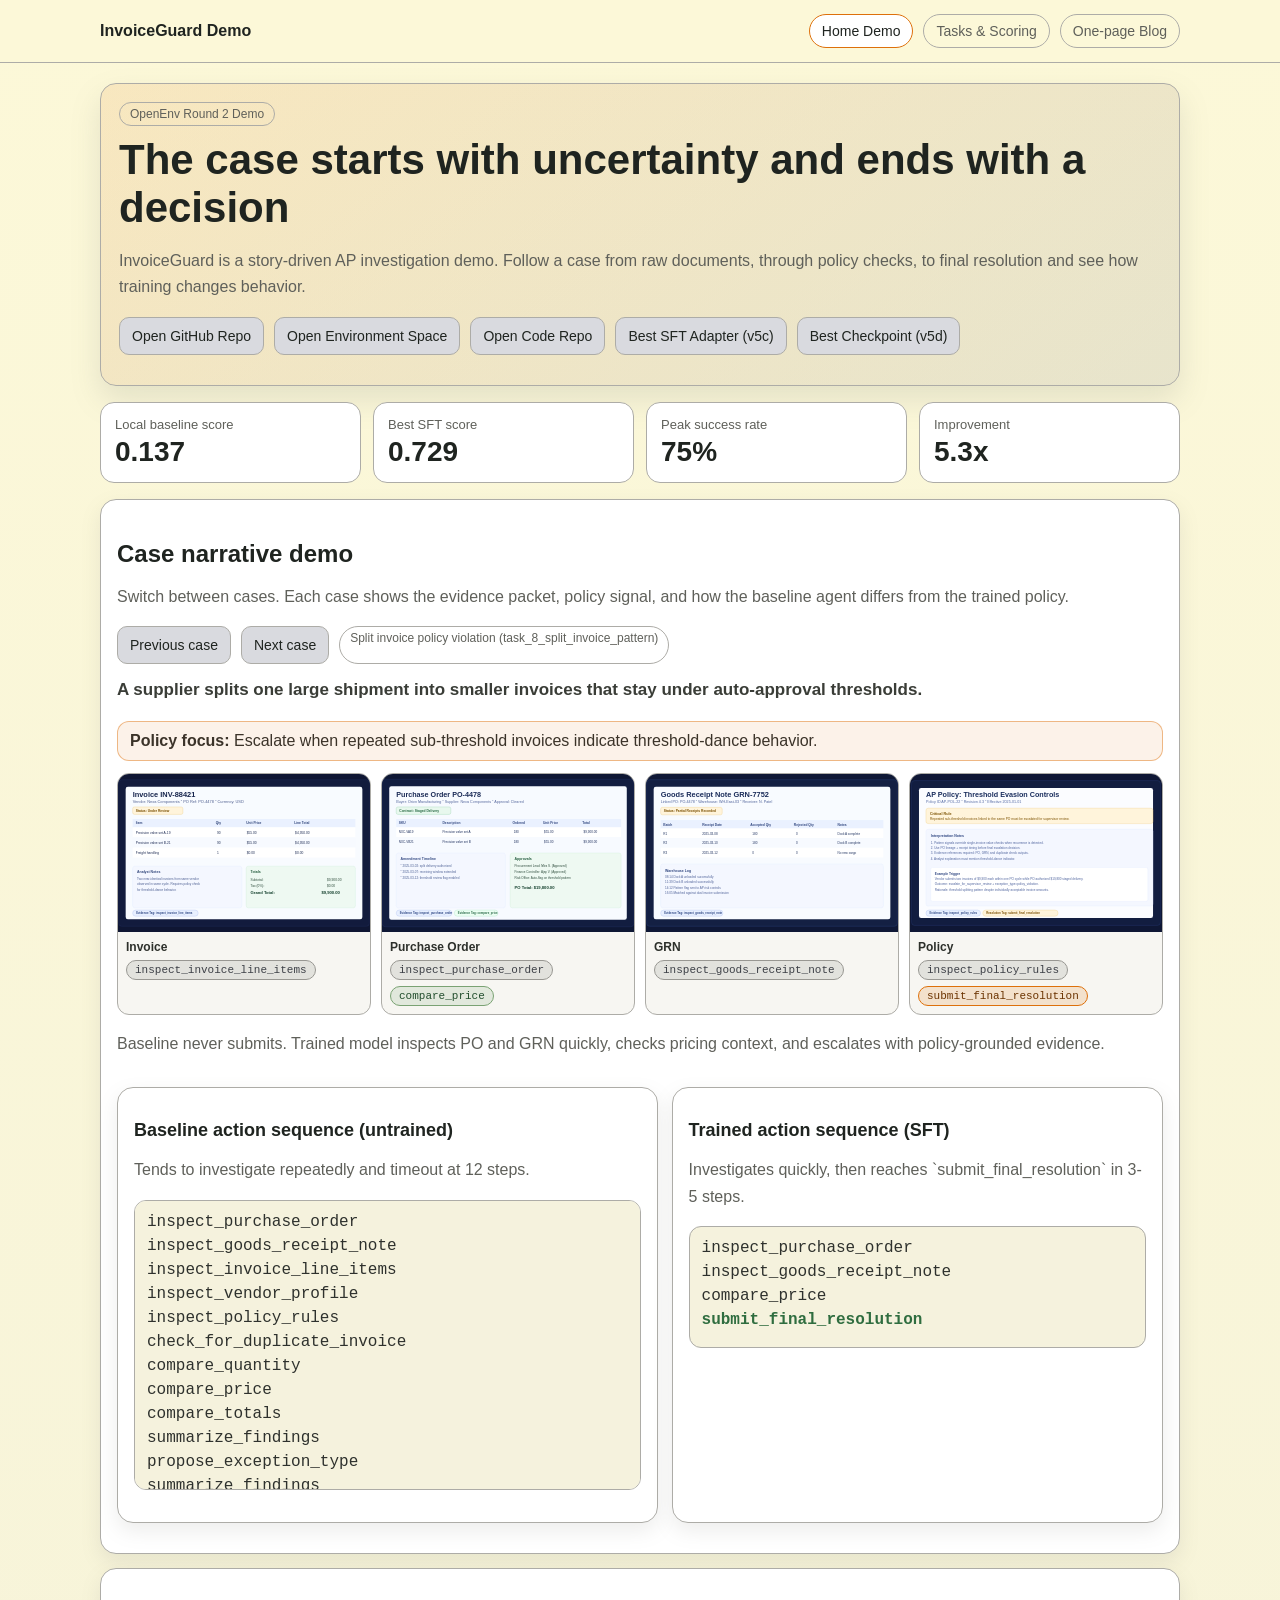
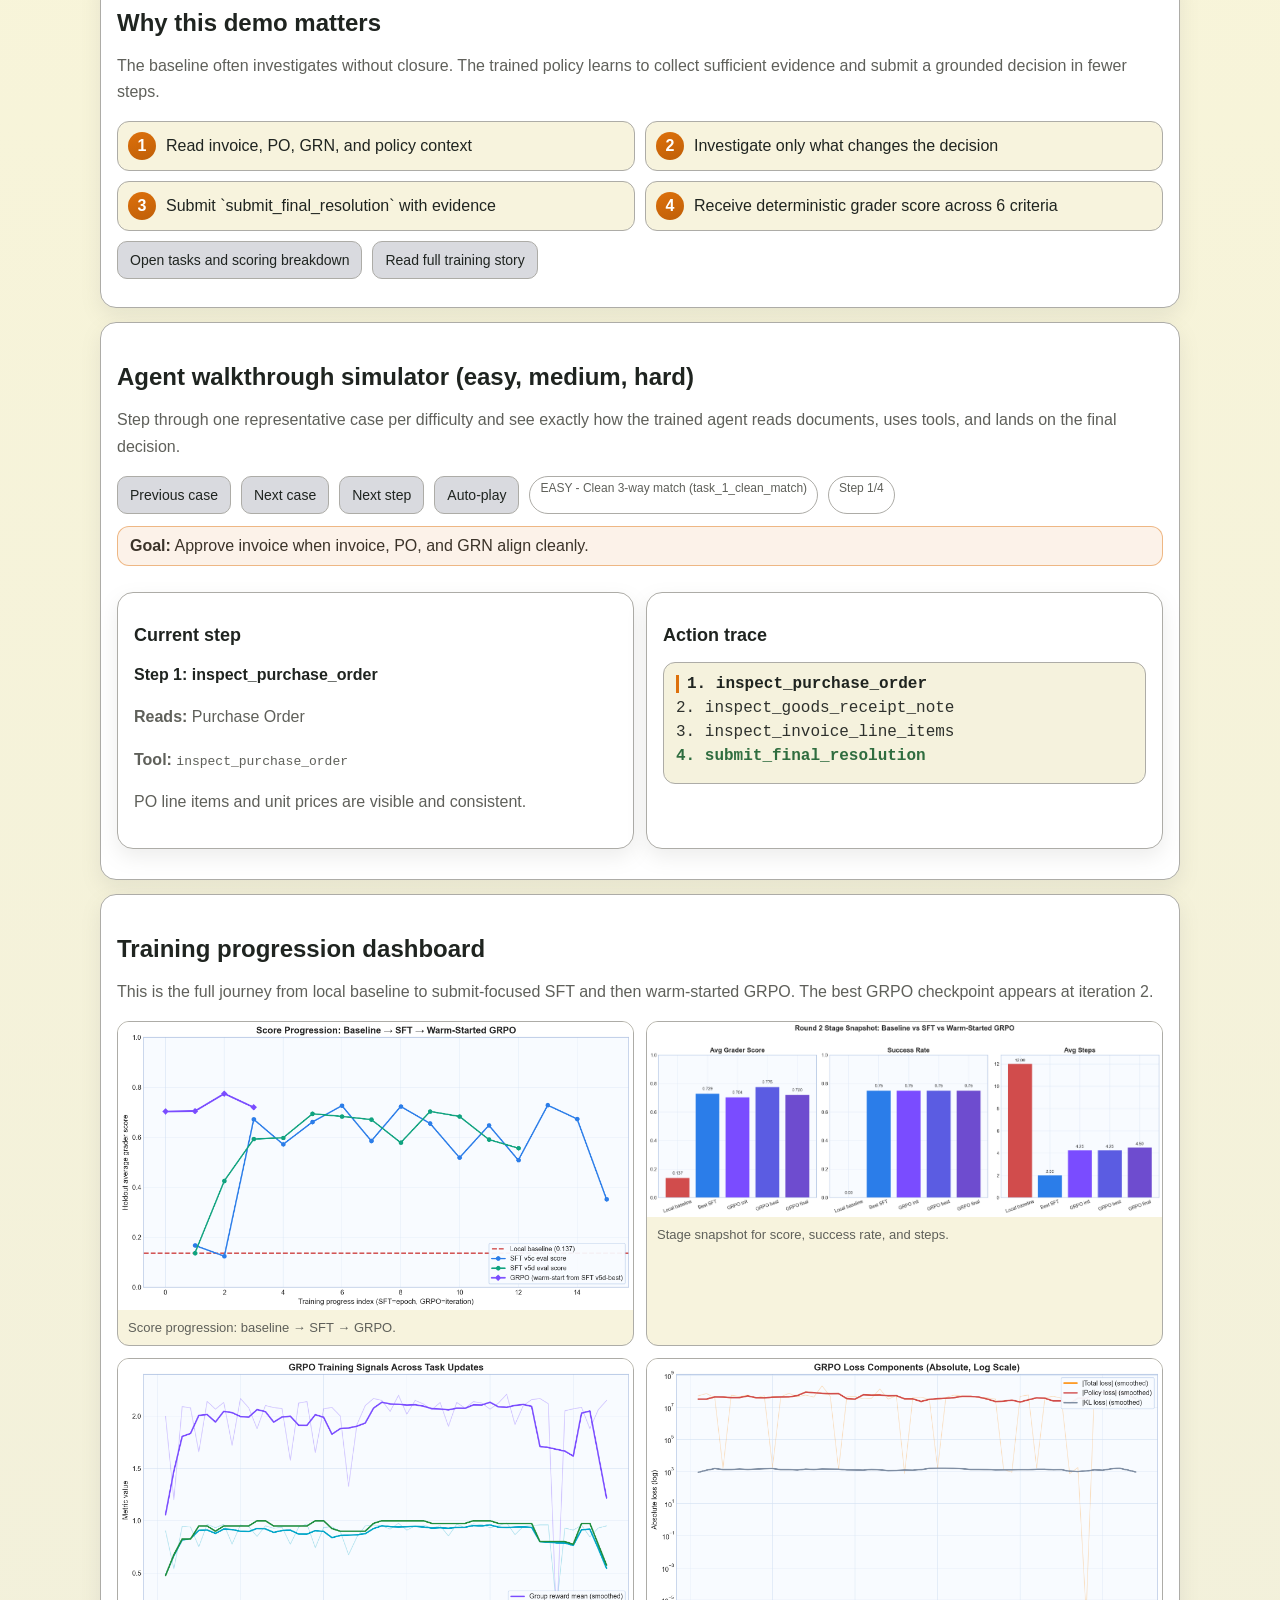
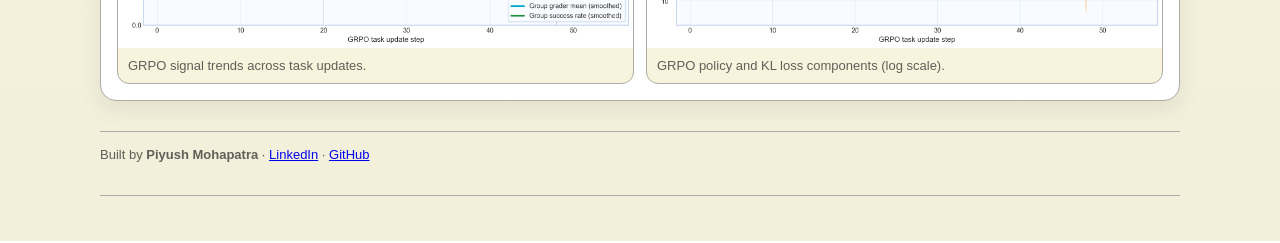
<file: docs/index.html>
<!doctype html>
<html lang="en">
  <head>
    <meta charset="UTF-8" />
    <meta name="viewport" content="width=device-width, initial-scale=1.0" />
    <title>InvoiceGuard Demo</title>
    <link rel="stylesheet" href="./styles.css" />
  </head>
  <body>
    <nav class="nav">
      <div class="nav-inner">
        <a class="brand" href="./index.html">InvoiceGuard Demo</a>
        <div class="nav-links">
          <a href="index.html">Home Demo</a>
          <a href="tasks.html">Tasks & Scoring</a>
          <a href="blog.html">One-page Blog</a>
        </div>
      </div>
    </nav>

    <main class="container">
      <section class="hero">
        <span class="badge">OpenEnv Round 2 Demo</span>
        <h1>The case starts with uncertainty and ends with a decision</h1>
        <p>
          InvoiceGuard is a story-driven AP investigation demo. Follow a case from raw documents,
          through policy checks, to final resolution and see how training changes behavior.
        </p>
        <div class="demo-controls">
          <a class="btn" data-repo-link target="_blank" rel="noreferrer">Open GitHub Repo</a>
          <a class="btn" data-space-link target="_blank" rel="noreferrer">Open Environment Space</a>
          <a class="btn" data-code-link target="_blank" rel="noreferrer">Open Code Repo</a>
          <a class="btn" data-sft-v5c-link target="_blank" rel="noreferrer">Best SFT Adapter (v5c)</a>
          <a class="btn" data-sft-v5d-link target="_blank" rel="noreferrer">Best Checkpoint (v5d)</a>
        </div>
      </section>

      <section class="card-grid">
        <article class="metric-card">
          <div class="label">Local baseline score</div>
          <div class="value" id="baselineScore">-</div>
        </article>
        <article class="metric-card">
          <div class="label">Best SFT score</div>
          <div class="value" id="bestScore">-</div>
        </article>
        <article class="metric-card">
          <div class="label">Peak success rate</div>
          <div class="value" id="successRate">-</div>
        </article>
        <article class="metric-card">
          <div class="label">Improvement</div>
          <div class="value" id="multiplier">-</div>
        </article>
      </section>

      <section class="section-card">
        <h2>Case narrative demo</h2>
        <p>
          Switch between cases. Each case shows the evidence packet, policy signal, and how the
          baseline agent differs from the trained policy.
        </p>
        <div class="demo-controls">
          <button id="prevCase">Previous case</button>
          <button id="nextCase">Next case</button>
          <span class="badge" id="caseTitle">Loading...</span>
        </div>
        <p class="story-hook" id="caseHook"></p>
        <div class="policy-box">
          <strong>Policy focus:</strong> <span id="policyRule"></span>
        </div>
        <div class="doc-gallery" id="docGallery"></div>
        <p id="caseSummary"></p>
        <div class="split">
          <article class="section-card">
            <h3>Baseline action sequence (untrained)</h3>
            <p>Tends to investigate repeatedly and timeout at 12 steps.</p>
            <ol class="actions" id="baselineList"></ol>
          </article>
          <article class="section-card">
            <h3>Trained action sequence (SFT)</h3>
            <p>Investigates quickly, then reaches `submit_final_resolution` in 3-5 steps.</p>
            <ol class="actions" id="trainedList"></ol>
          </article>
        </div>
      </section>

      <section class="section-card">
        <h2>Why this demo matters</h2>
        <p>
          The baseline often investigates without closure. The trained policy learns to collect
          sufficient evidence and submit a grounded decision in fewer steps.
        </p>
        <div class="story-steps">
          <div class="story-step"><span>1</span><div>Read invoice, PO, GRN, and policy context</div></div>
          <div class="story-step"><span>2</span><div>Investigate only what changes the decision</div></div>
          <div class="story-step"><span>3</span><div>Submit `submit_final_resolution` with evidence</div></div>
          <div class="story-step"><span>4</span><div>Receive deterministic grader score across 6 criteria</div></div>
        </div>
        <div class="demo-controls">
          <a class="btn" href="./tasks.html">Open tasks and scoring breakdown</a>
          <a class="btn" href="./blog.html">Read full training story</a>
        </div>
      </section>

      <section class="section-card">
        <h2>Agent walkthrough simulator (easy, medium, hard)</h2>
        <p>
          Step through one representative case per difficulty and see exactly how the trained agent
          reads documents, uses tools, and lands on the final decision.
        </p>
        <div class="demo-controls">
          <button id="prevSimCase">Previous case</button>
          <button id="nextSimCase">Next case</button>
          <button id="nextSimStep">Next step</button>
          <button id="toggleSimAutoplay">Auto-play</button>
          <span class="badge" id="simCaseTitle">Loading simulator...</span>
          <span class="badge" id="simStepProgress">Step 0/0</span>
        </div>
        <div class="policy-box"><strong>Goal:</strong> <span id="simGoal"></span></div>
        <div class="sim-layout">
          <article class="section-card">
            <h3>Current step</h3>
            <p class="sim-step-head" id="simStepHead"></p>
            <p><strong>Reads:</strong> <span id="simReads"></span></p>
            <p><strong>Tool:</strong> <code id="simTool"></code></p>
            <p id="simResult"></p>
          </article>
          <article class="section-card">
            <h3>Action trace</h3>
            <ol class="actions" id="simTrace"></ol>
          </article>
        </div>
      </section>

      <section class="section-card">
        <h2>Training progression dashboard</h2>
        <p>
          This is the full journey from local baseline to submit-focused SFT and then warm-started
          GRPO. The best GRPO checkpoint appears at iteration 2.
        </p>
        <div class="plot-grid">
          <article class="plot-card">
            <img src="./assets/img/round2_progression_eval_score.png" alt="Baseline SFT GRPO score progression" />
            <div class="caption">Score progression: baseline → SFT → GRPO.</div>
          </article>
          <article class="plot-card">
            <img src="./assets/img/round2_stage_comparison.png" alt="Stage comparison chart" />
            <div class="caption">Stage snapshot for score, success rate, and steps.</div>
          </article>
          <article class="plot-card">
            <img src="./assets/img/round2_grpo_training_signals.png" alt="GRPO training signals" />
            <div class="caption">GRPO signal trends across task updates.</div>
          </article>
          <article class="plot-card">
            <img src="./assets/img/round2_grpo_loss_components_log.png" alt="GRPO loss components" />
            <div class="caption">GRPO policy and KL loss components (log scale).</div>
          </article>
        </div>
      </section>

      <p class="footer">
        Built by <strong>Piyush Mohapatra</strong> ·
        <a href="https://www.linkedin.com/in/mohapatra-piyush" target="_blank" rel="noreferrer">LinkedIn</a> ·
        <a href="https://github.com/piyush-mk/" target="_blank" rel="noreferrer">GitHub</a>
      </p>
      <p class="footer"><code id="appError"></code></p>
    </main>

    <script src="./app.js"></script>
  </body>
  </html>
</file>
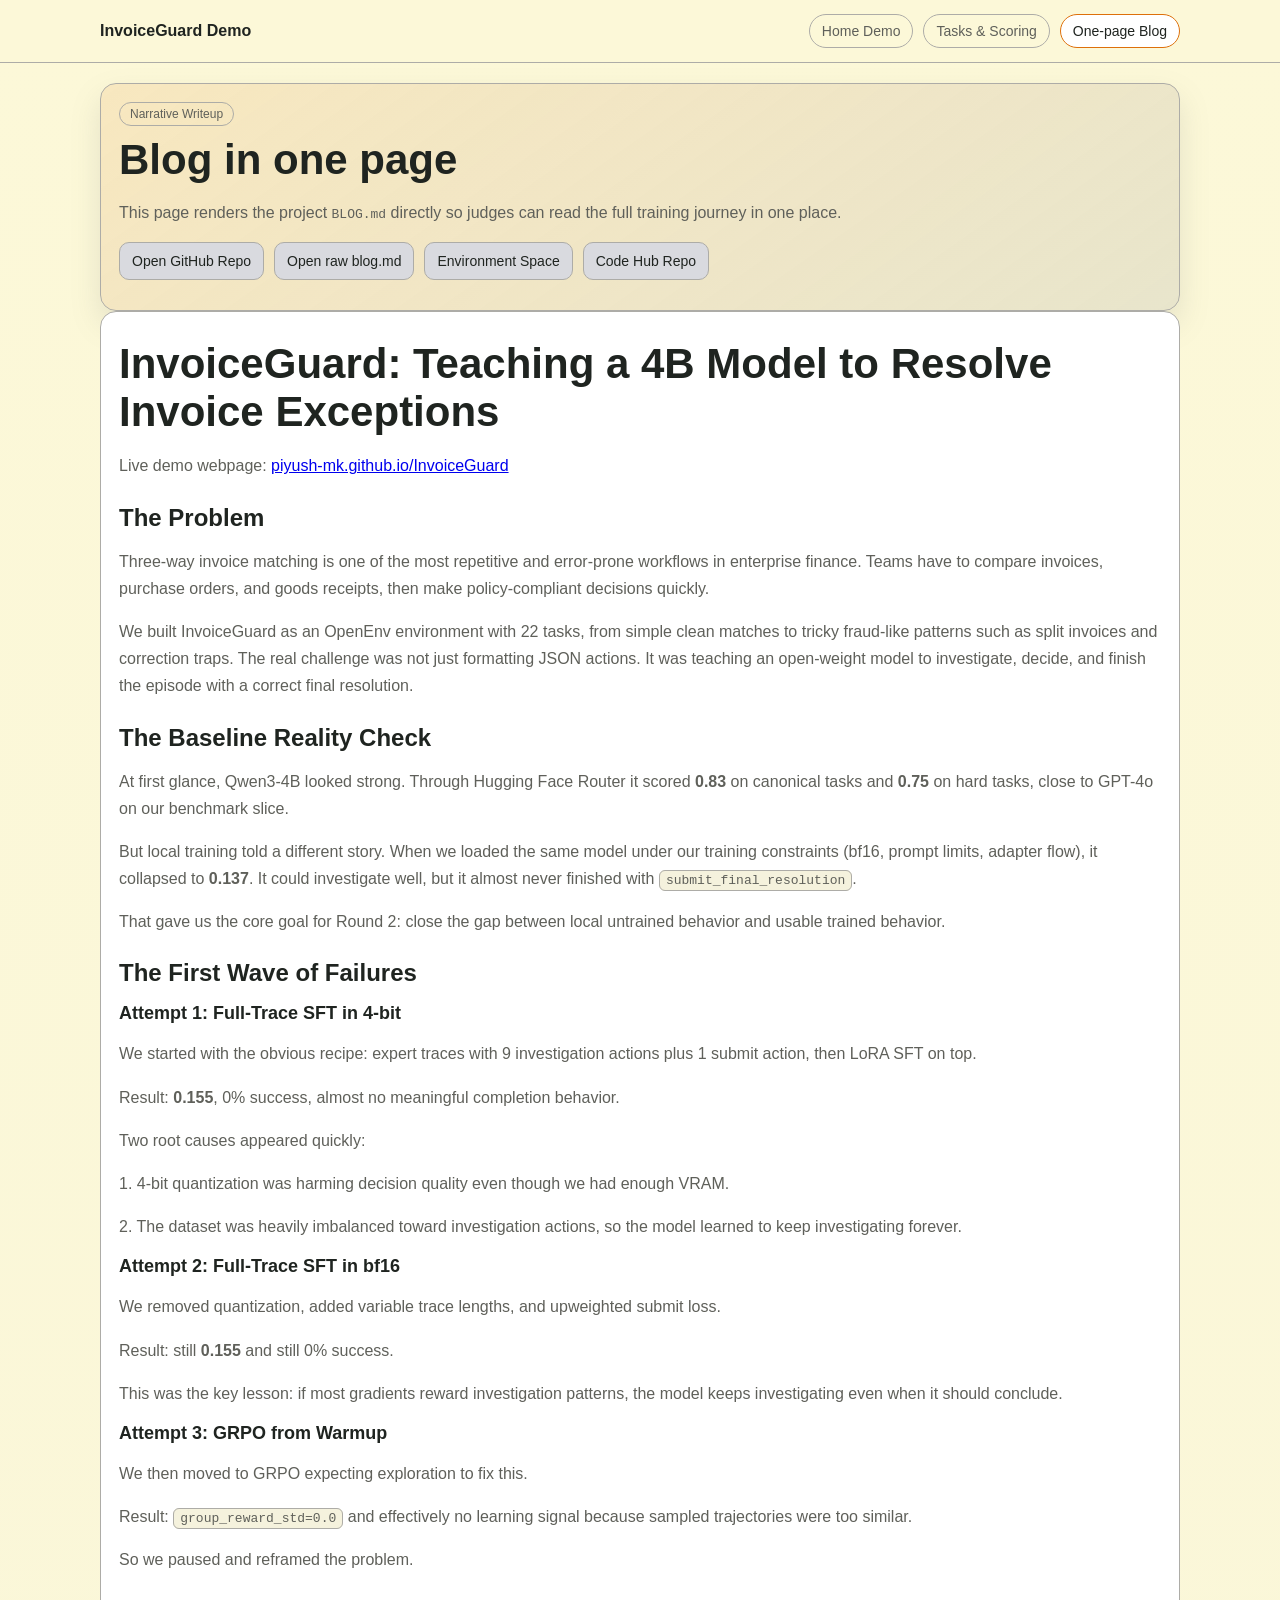
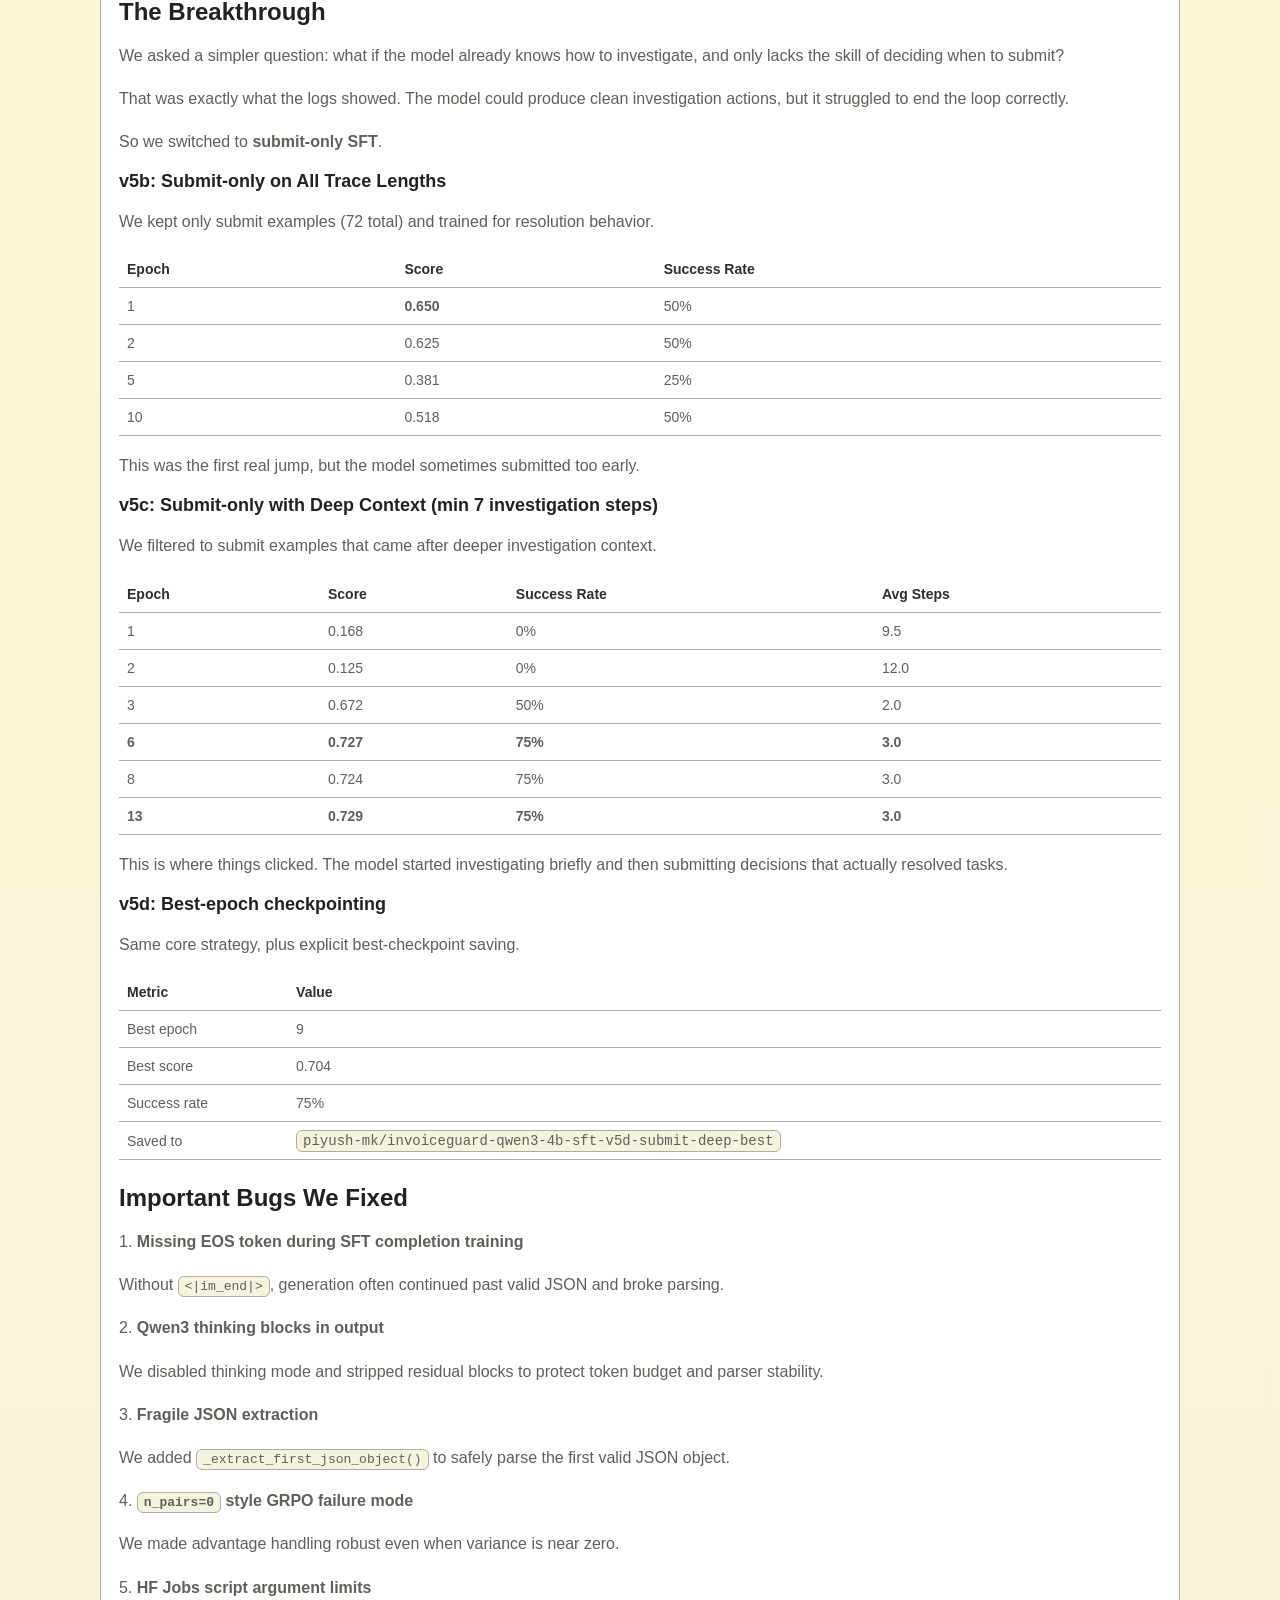
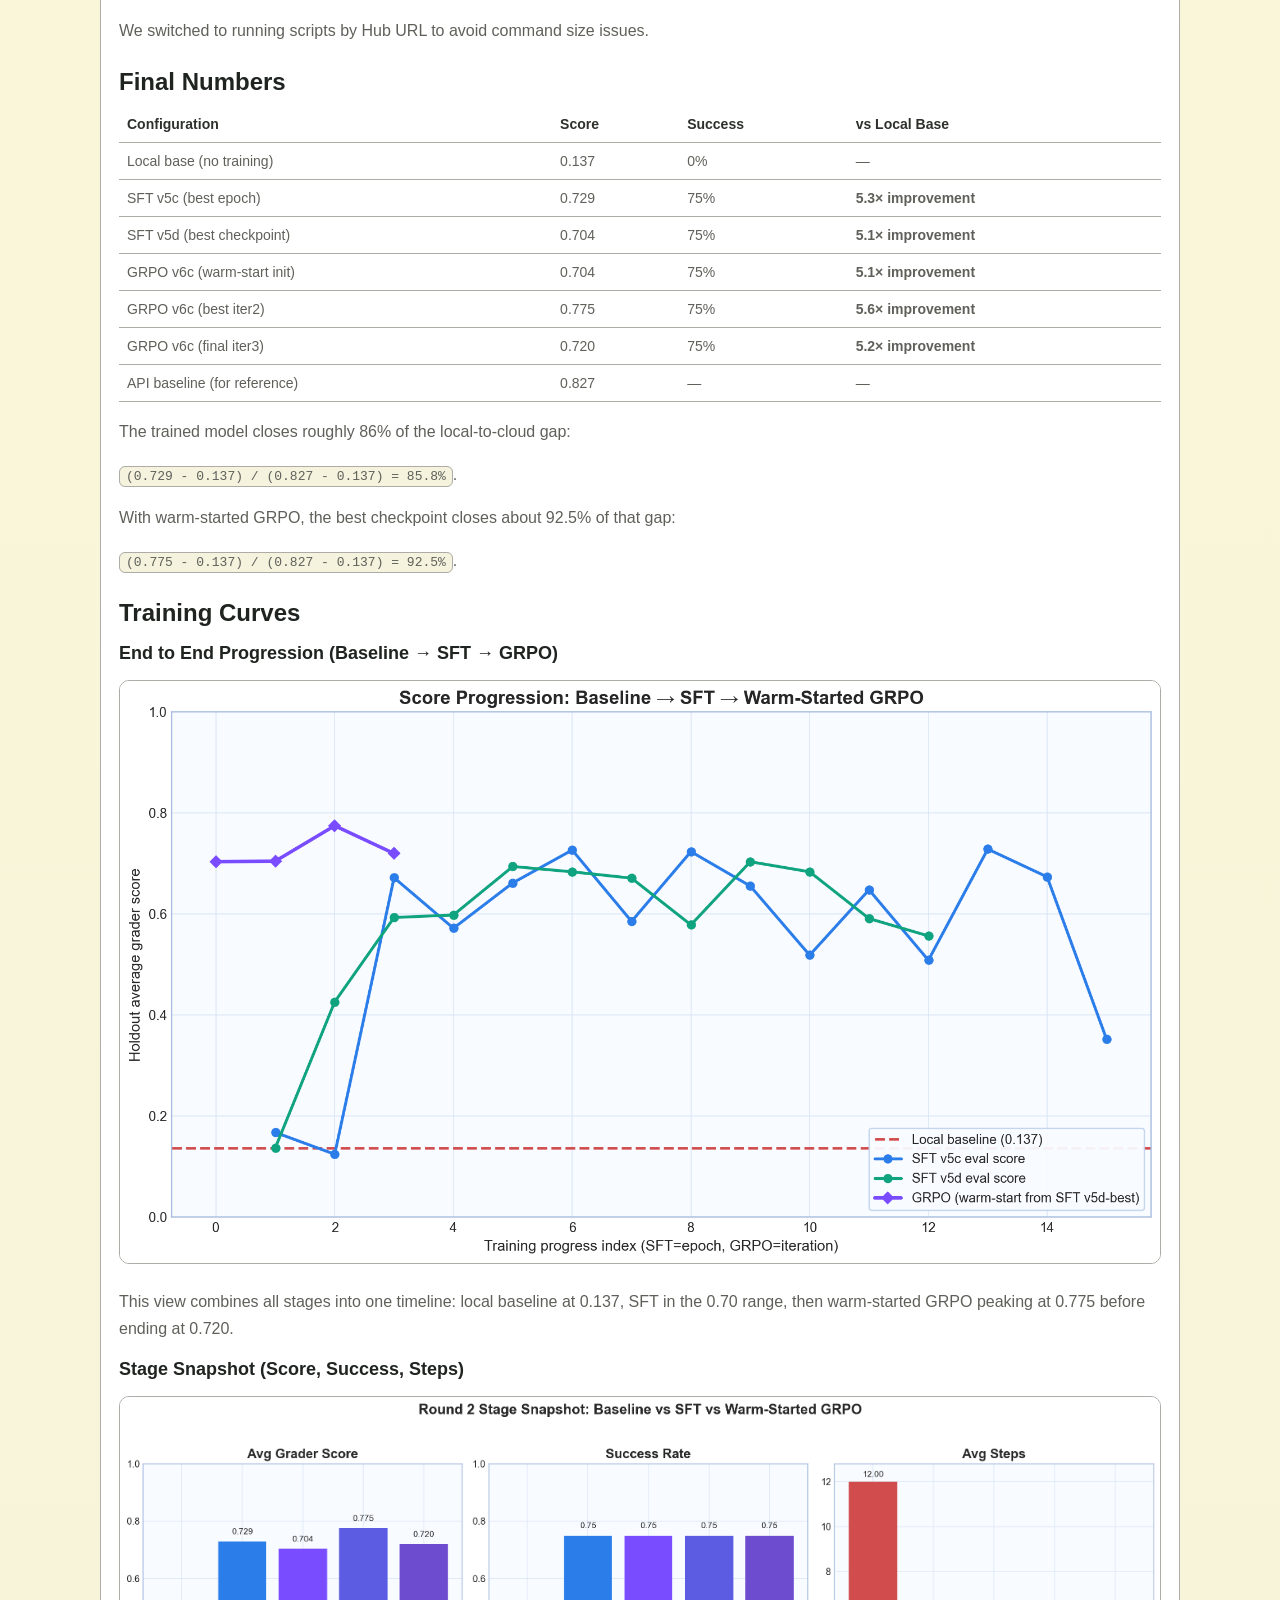
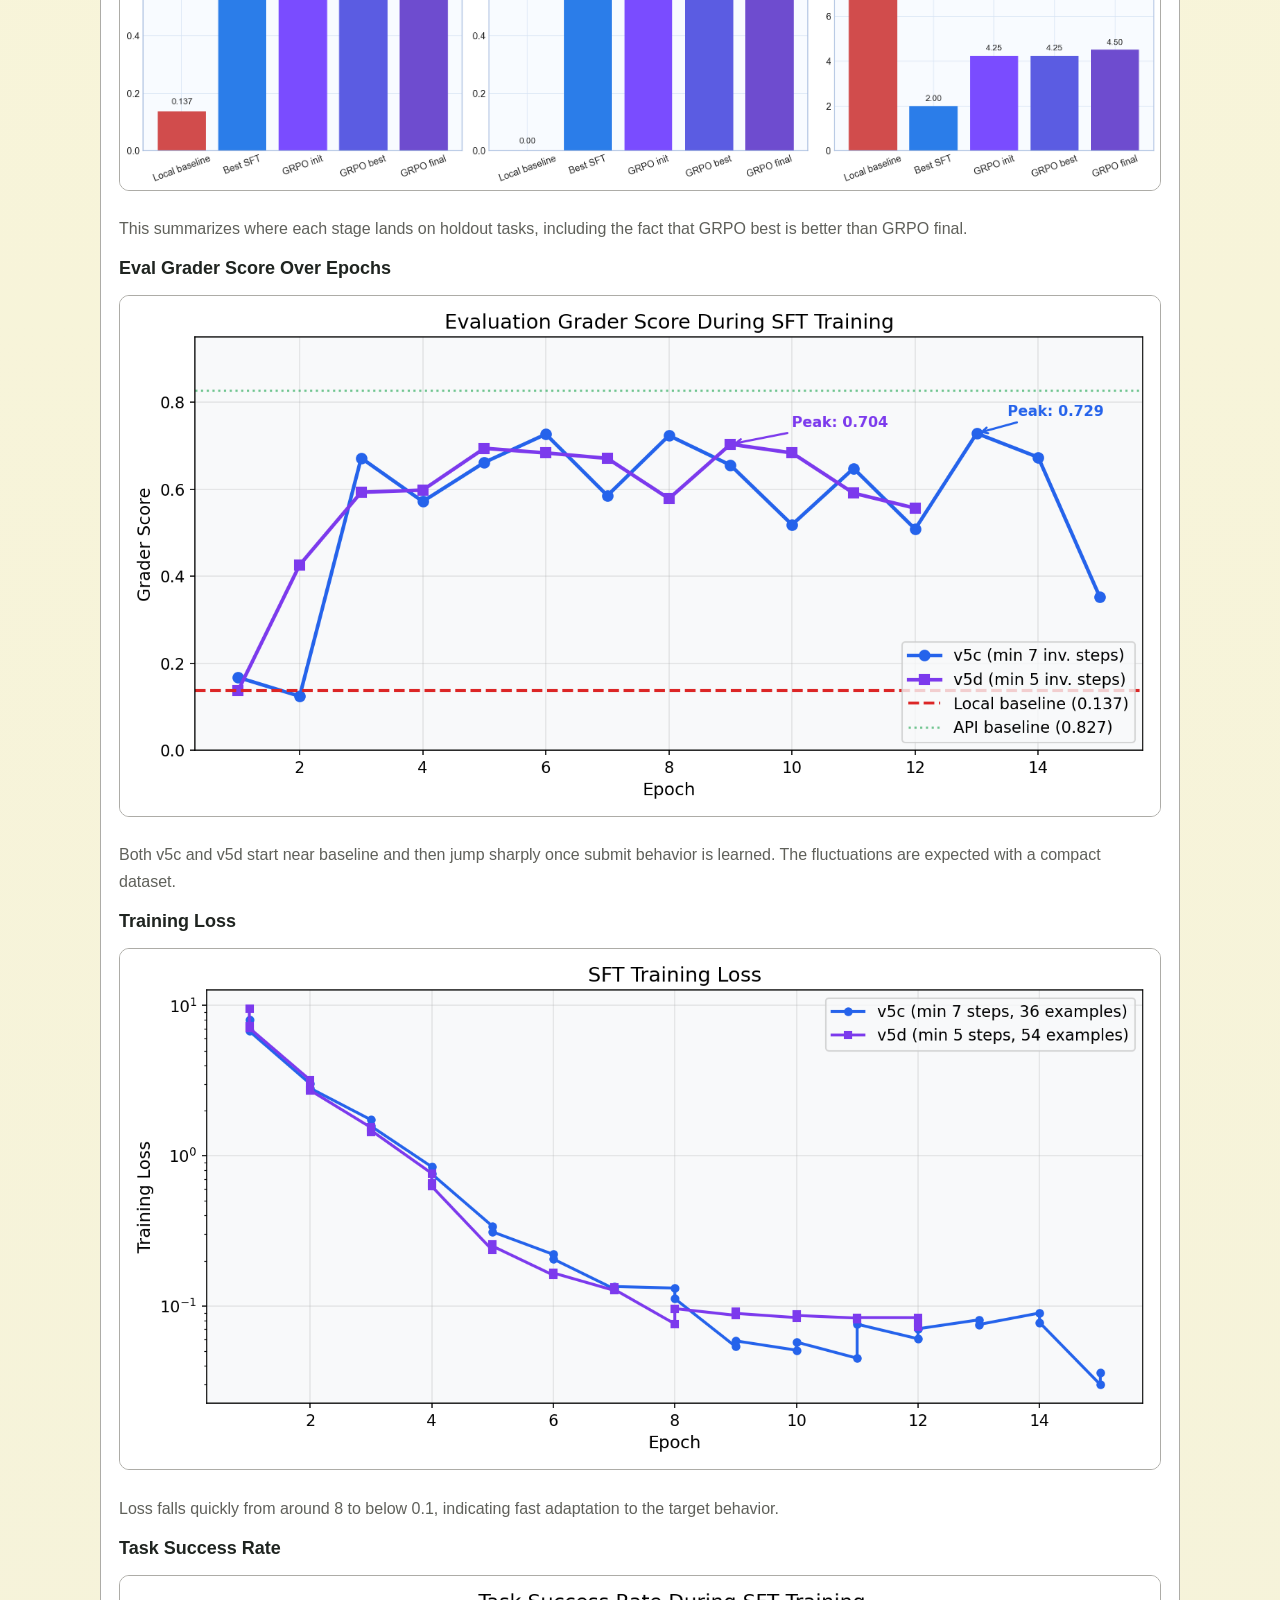
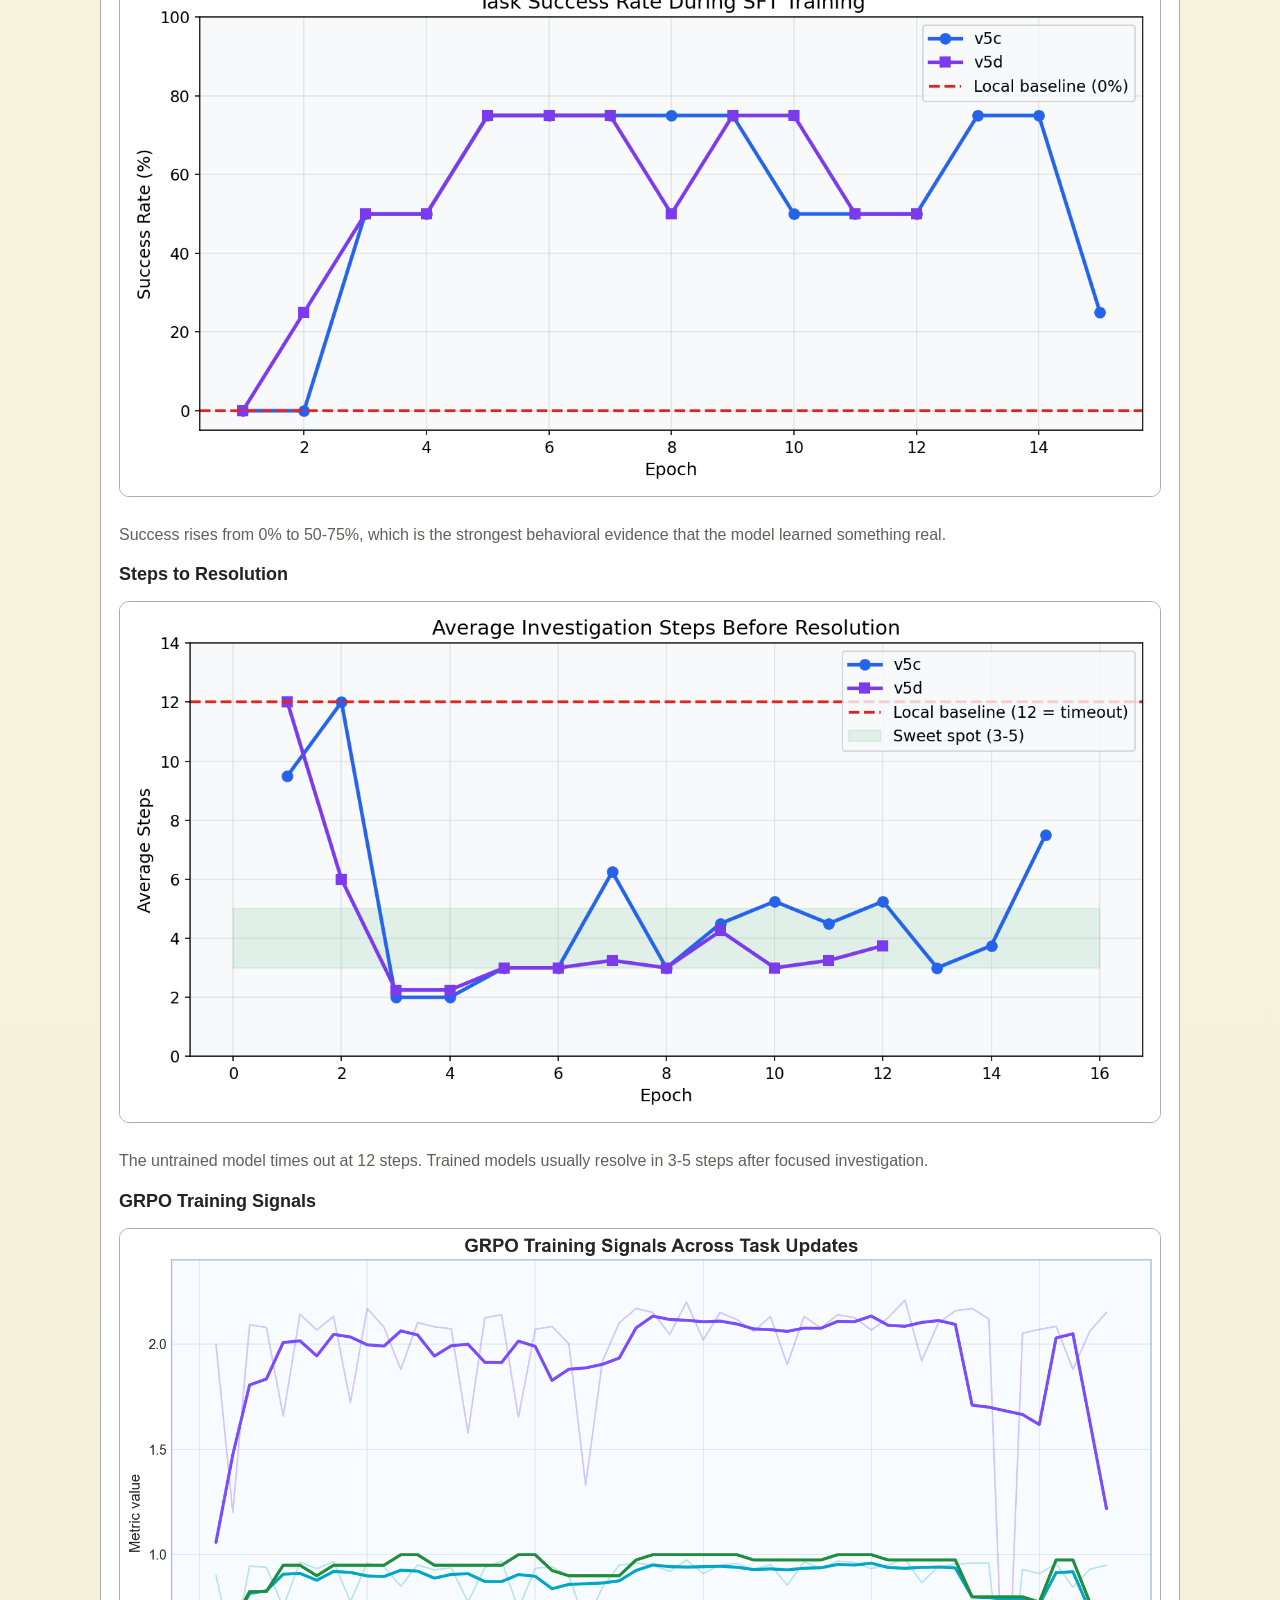
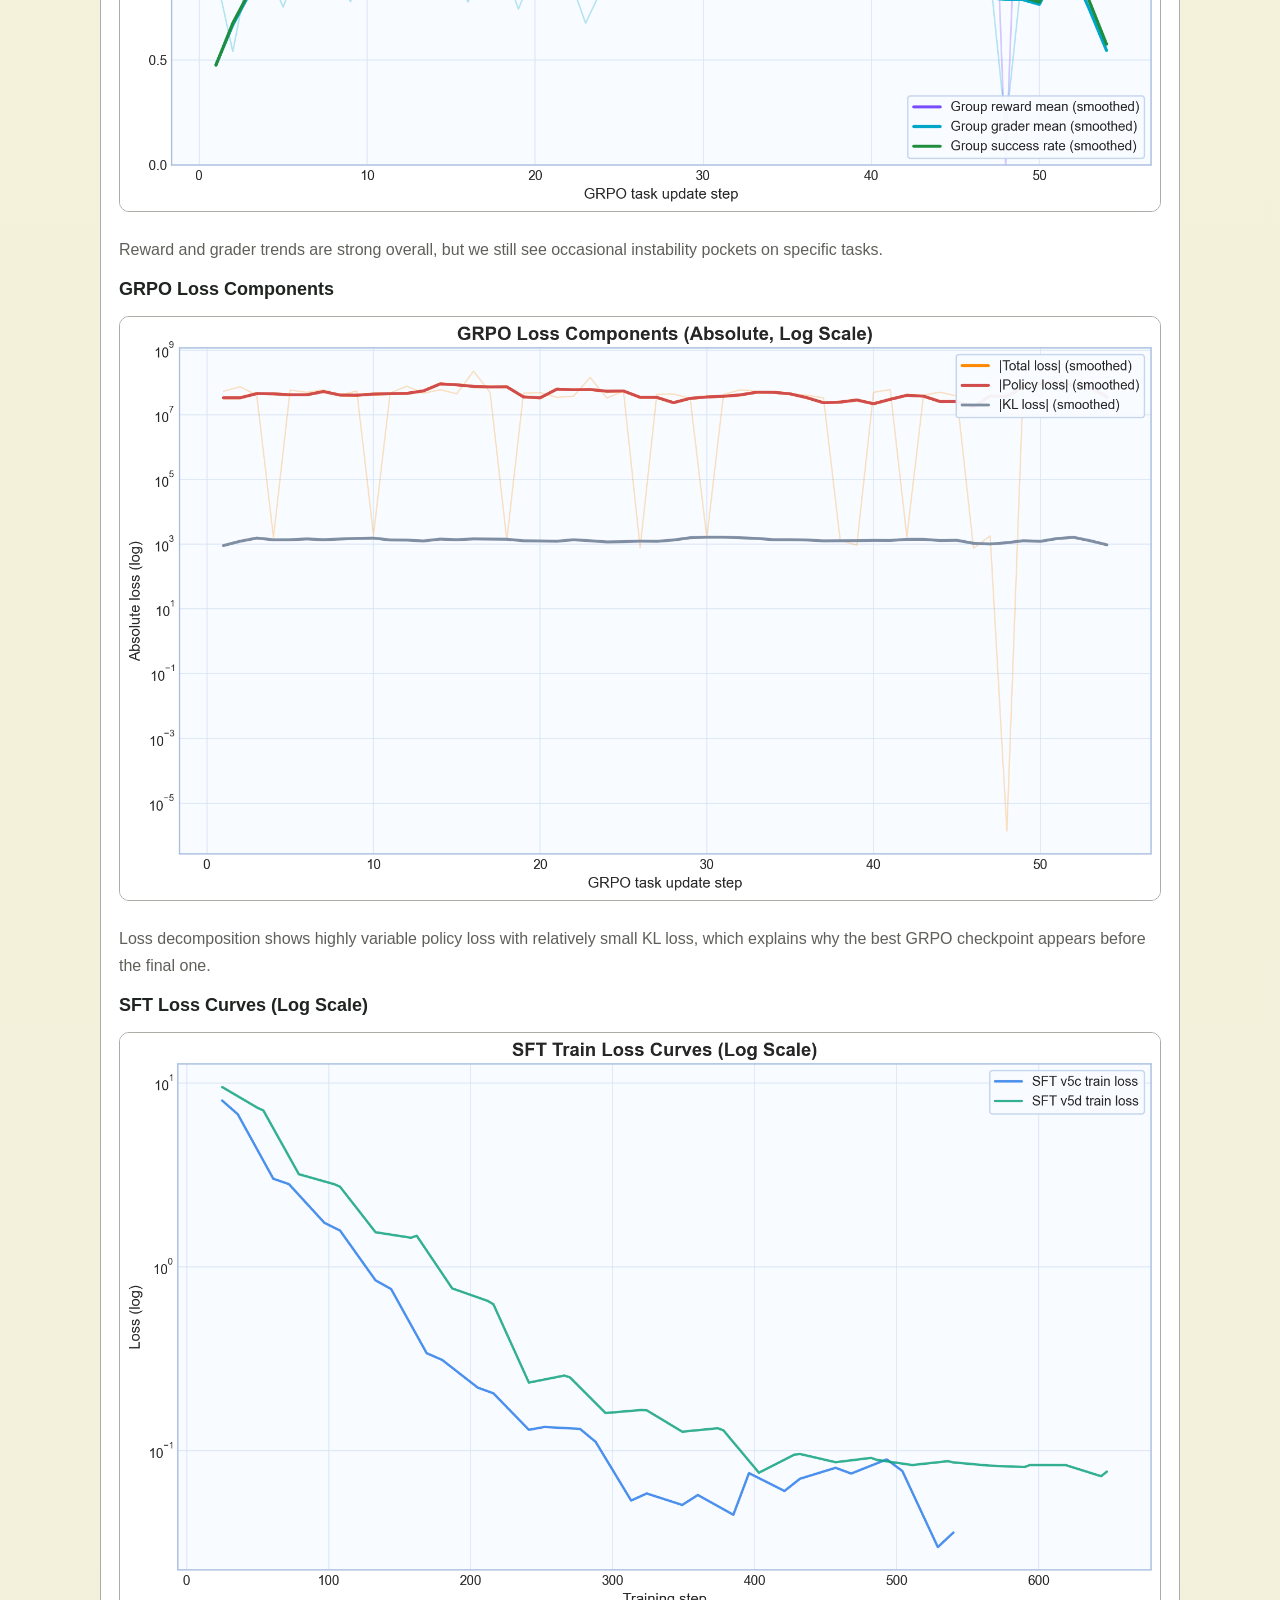
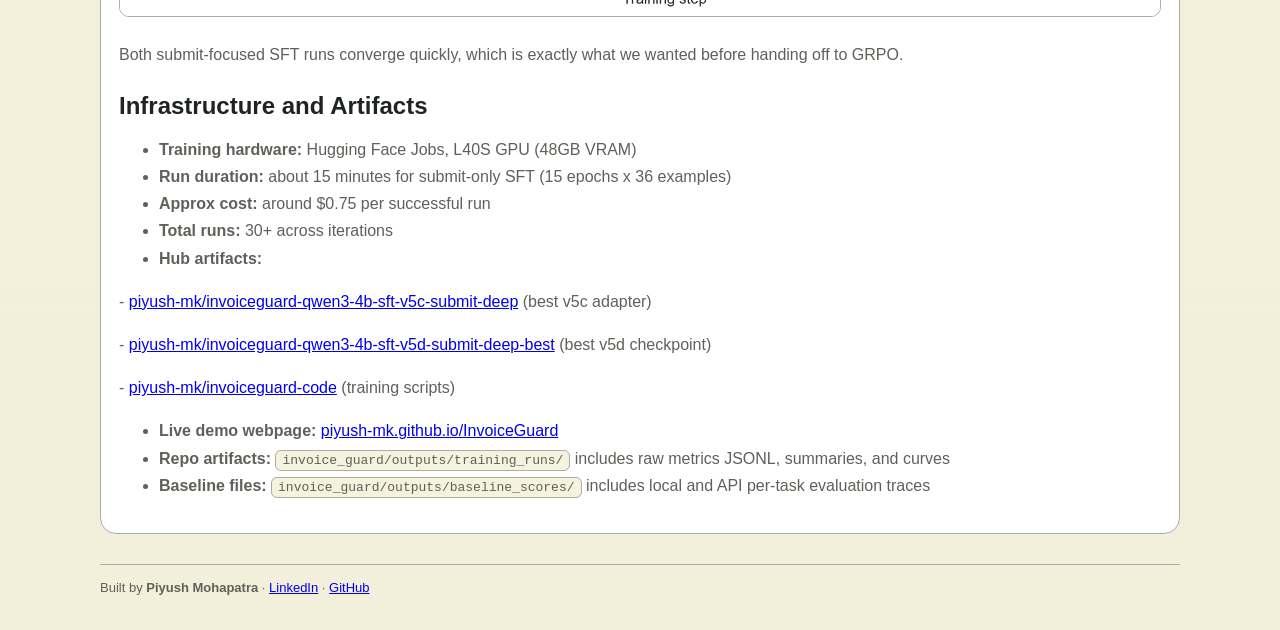
<file: docs/blog.html>
<!doctype html>
<html lang="en">
  <head>
    <meta charset="UTF-8" />
    <meta name="viewport" content="width=device-width, initial-scale=1.0" />
    <title>InvoiceGuard Blog Story</title>
    <link rel="stylesheet" href="./styles.css" />
  </head>
  <body>
    <nav class="nav">
      <div class="nav-inner">
        <a class="brand" href="./index.html">InvoiceGuard Demo</a>
        <div class="nav-links">
          <a href="index.html">Home Demo</a>
          <a href="tasks.html">Tasks & Scoring</a>
          <a href="blog.html">One-page Blog</a>
        </div>
      </div>
    </nav>

    <main class="container">
      <section class="hero">
        <span class="badge">Narrative Writeup</span>
        <h1>Blog in one page</h1>
        <p>
          This page renders the project <code>BLOG.md</code> directly so judges can read the full
          training journey in one place.
        </p>
        <div class="demo-controls">
          <a class="btn" data-repo-link target="_blank" rel="noreferrer">Open GitHub Repo</a>
          <a class="btn" href="./blog.md" target="_blank" rel="noreferrer">Open raw blog.md</a>
          <a class="btn" data-space-link target="_blank" rel="noreferrer">Environment Space</a>
          <a class="btn" data-code-link target="_blank" rel="noreferrer">Code Hub Repo</a>
        </div>
      </section>

      <article id="blogContainer" class="blog-content">
        <p>Loading blog...</p>
      </article>

      <p class="footer">
        Built by <strong>Piyush Mohapatra</strong> ·
        <a href="https://www.linkedin.com/in/mohapatra-piyush" target="_blank" rel="noreferrer">LinkedIn</a> ·
        <a href="https://github.com/piyush-mk/" target="_blank" rel="noreferrer">GitHub</a>
      </p>
    </main>

    <script src="./app.js"></script>
  </body>
  </html>
</file>
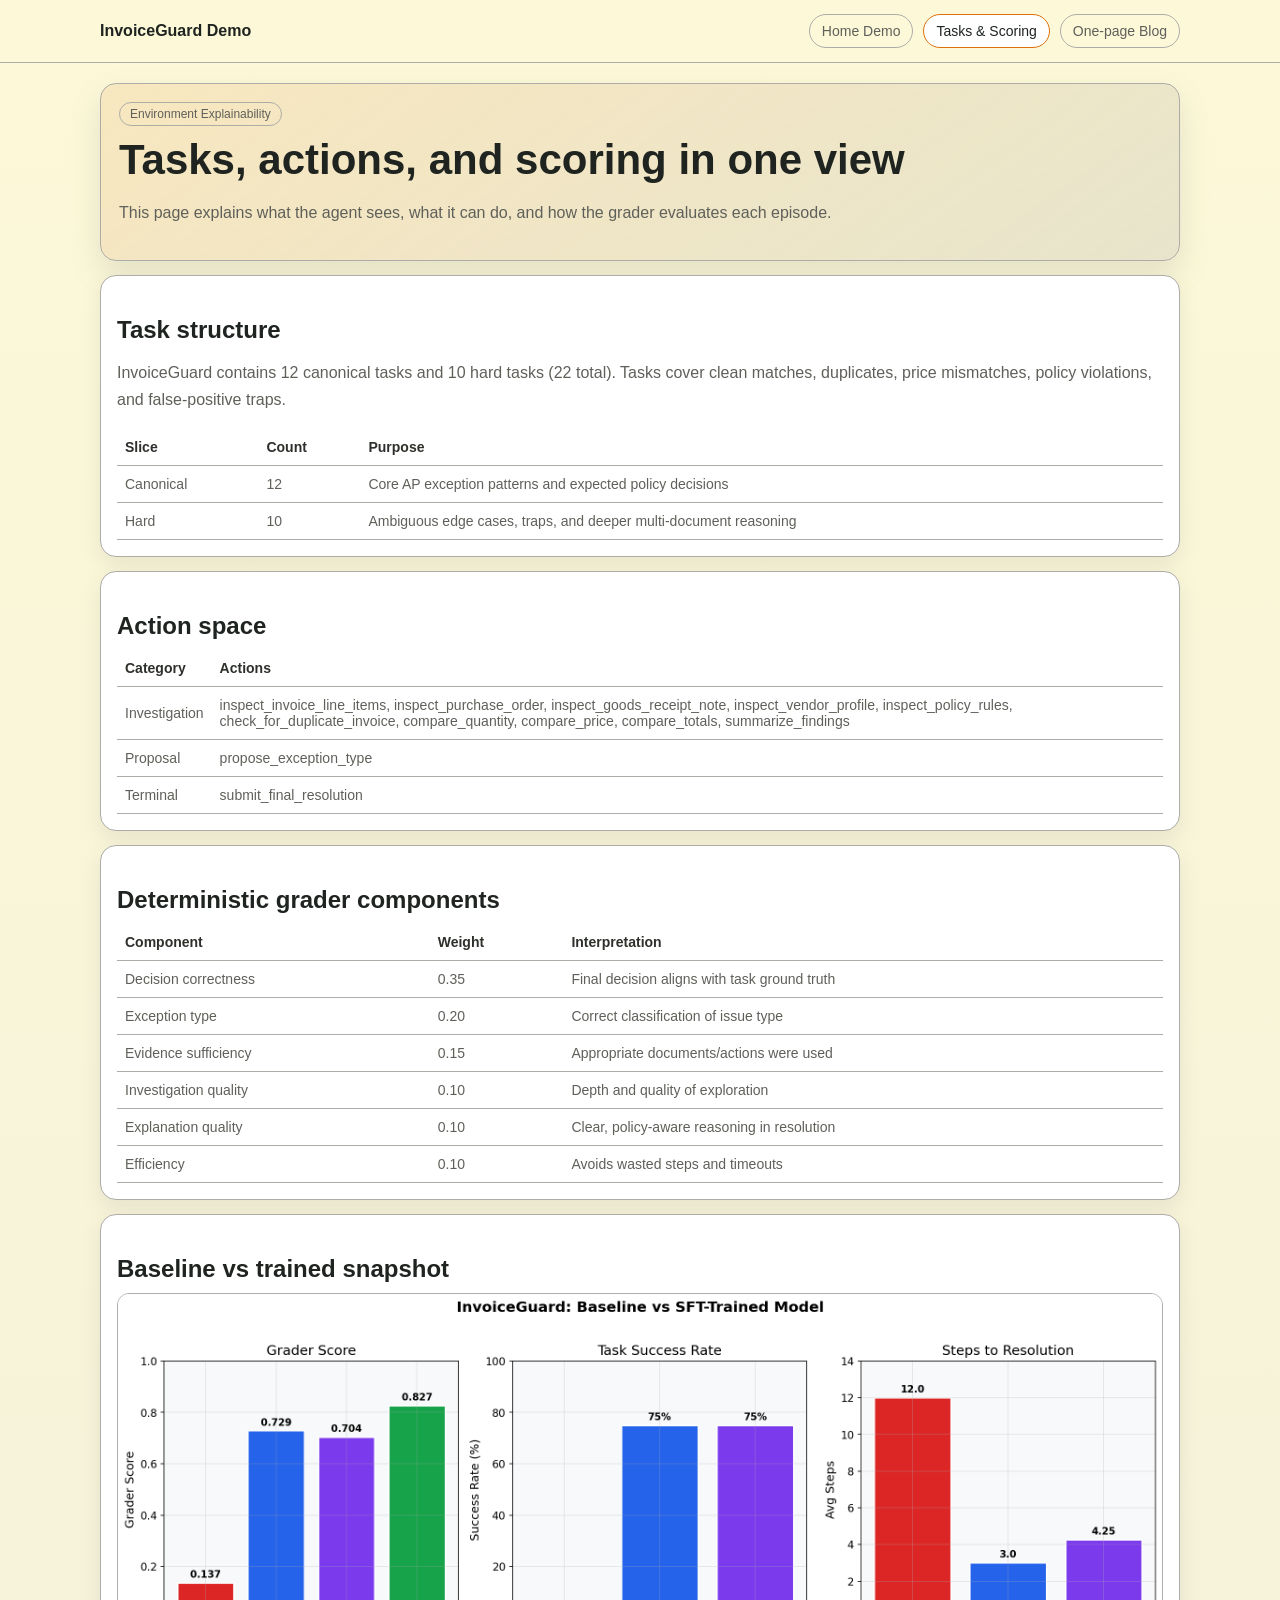
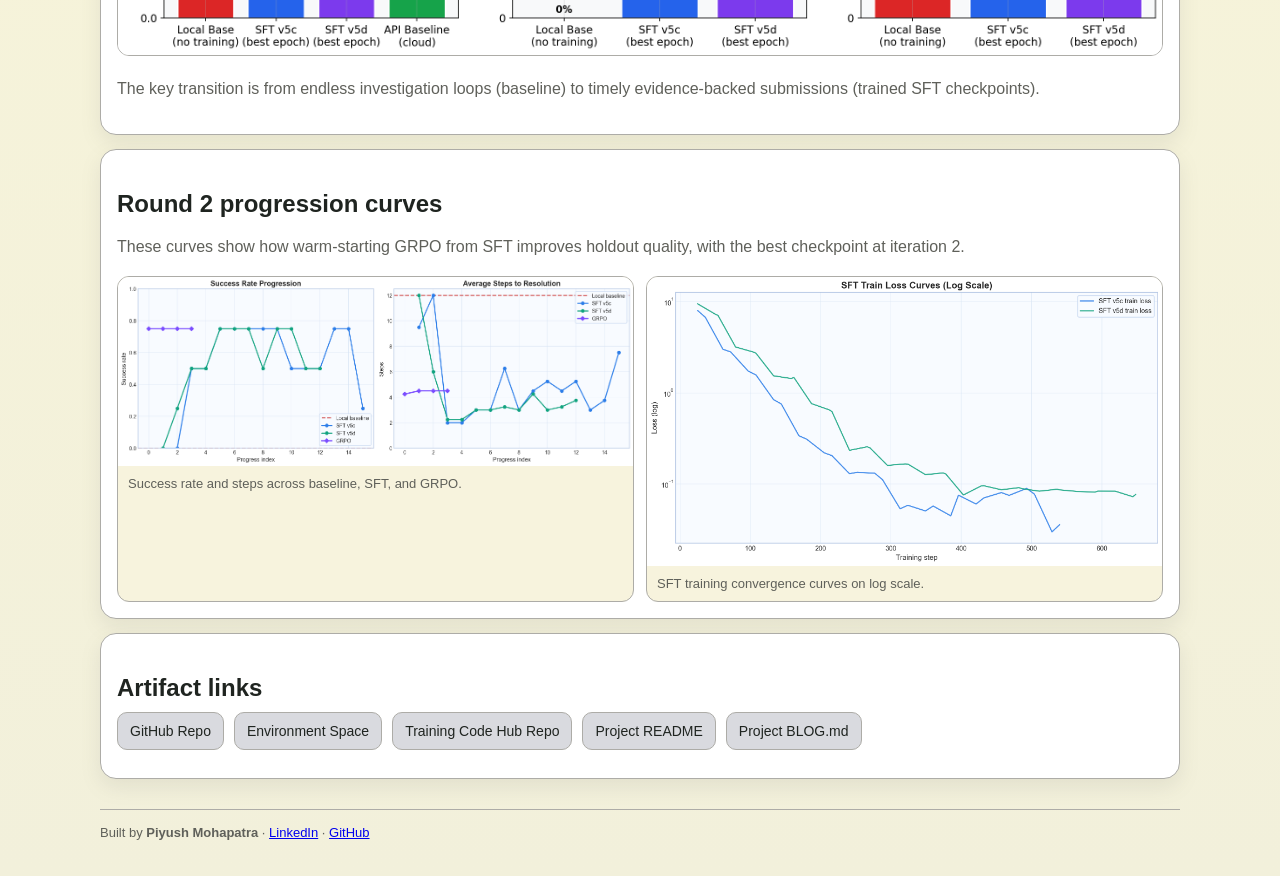
<file: docs/tasks.html>
<!doctype html>
<html lang="en">
  <head>
    <meta charset="UTF-8" />
    <meta name="viewport" content="width=device-width, initial-scale=1.0" />
    <title>InvoiceGuard Tasks and Scoring</title>
    <link rel="stylesheet" href="./styles.css" />
  </head>
  <body>
    <nav class="nav">
      <div class="nav-inner">
        <a class="brand" href="./index.html">InvoiceGuard Demo</a>
        <div class="nav-links">
          <a href="index.html">Home Demo</a>
          <a href="tasks.html">Tasks & Scoring</a>
          <a href="blog.html">One-page Blog</a>
        </div>
      </div>
    </nav>

    <main class="container">
      <section class="hero">
        <span class="badge">Environment Explainability</span>
        <h1>Tasks, actions, and scoring in one view</h1>
        <p>
          This page explains what the agent sees, what it can do, and how the grader evaluates each
          episode.
        </p>
      </section>

      <section class="section-card">
        <h2>Task structure</h2>
        <p>
          InvoiceGuard contains 12 canonical tasks and 10 hard tasks (22 total). Tasks cover clean
          matches, duplicates, price mismatches, policy violations, and false-positive traps.
        </p>
        <table>
          <thead>
            <tr>
              <th>Slice</th>
              <th>Count</th>
              <th>Purpose</th>
            </tr>
          </thead>
          <tbody>
            <tr>
              <td>Canonical</td>
              <td>12</td>
              <td>Core AP exception patterns and expected policy decisions</td>
            </tr>
            <tr>
              <td>Hard</td>
              <td>10</td>
              <td>Ambiguous edge cases, traps, and deeper multi-document reasoning</td>
            </tr>
          </tbody>
        </table>
      </section>

      <section class="section-card">
        <h2>Action space</h2>
        <table>
          <thead>
            <tr>
              <th>Category</th>
              <th>Actions</th>
            </tr>
          </thead>
          <tbody>
            <tr>
              <td>Investigation</td>
              <td>
                inspect_invoice_line_items, inspect_purchase_order, inspect_goods_receipt_note,
                inspect_vendor_profile, inspect_policy_rules, check_for_duplicate_invoice,
                compare_quantity, compare_price, compare_totals, summarize_findings
              </td>
            </tr>
            <tr>
              <td>Proposal</td>
              <td>propose_exception_type</td>
            </tr>
            <tr>
              <td>Terminal</td>
              <td>submit_final_resolution</td>
            </tr>
          </tbody>
        </table>
      </section>

      <section class="section-card">
        <h2>Deterministic grader components</h2>
        <table>
          <thead>
            <tr>
              <th>Component</th>
              <th>Weight</th>
              <th>Interpretation</th>
            </tr>
          </thead>
          <tbody>
            <tr><td>Decision correctness</td><td>0.35</td><td>Final decision aligns with task ground truth</td></tr>
            <tr><td>Exception type</td><td>0.20</td><td>Correct classification of issue type</td></tr>
            <tr><td>Evidence sufficiency</td><td>0.15</td><td>Appropriate documents/actions were used</td></tr>
            <tr><td>Investigation quality</td><td>0.10</td><td>Depth and quality of exploration</td></tr>
            <tr><td>Explanation quality</td><td>0.10</td><td>Clear, policy-aware reasoning in resolution</td></tr>
            <tr><td>Efficiency</td><td>0.10</td><td>Avoids wasted steps and timeouts</td></tr>
          </tbody>
        </table>
      </section>

      <section class="section-card">
        <h2>Baseline vs trained snapshot</h2>
        <img
          src="./assets/img/sft_comparison_summary.png"
          alt="Comparison chart baseline vs trained"
          style="width: 100%; border-radius: 12px; border: 1px solid var(--border)"
        />
        <p>
          The key transition is from endless investigation loops (baseline) to timely evidence-backed
          submissions (trained SFT checkpoints).
        </p>
      </section>

      <section class="section-card">
        <h2>Round 2 progression curves</h2>
        <p>
          These curves show how warm-starting GRPO from SFT improves holdout quality, with the best
          checkpoint at iteration 2.
        </p>
        <div class="plot-grid">
          <article class="plot-card">
            <img src="./assets/img/round2_progression_success_steps.png" alt="Success and steps progression" />
            <div class="caption">Success rate and steps across baseline, SFT, and GRPO.</div>
          </article>
          <article class="plot-card">
            <img src="./assets/img/round2_sft_training_loss_log.png" alt="SFT training loss log scale" />
            <div class="caption">SFT training convergence curves on log scale.</div>
          </article>
        </div>
      </section>

      <section class="section-card">
        <h2>Artifact links</h2>
        <div class="demo-controls">
          <a class="btn" data-repo-link target="_blank" rel="noreferrer">GitHub Repo</a>
          <a class="btn" data-space-link target="_blank" rel="noreferrer">Environment Space</a>
          <a class="btn" data-code-link target="_blank" rel="noreferrer">Training Code Hub Repo</a>
          <a class="btn" data-readme-link target="_blank" rel="noreferrer">Project README</a>
          <a class="btn" data-blog-link target="_blank" rel="noreferrer">Project BLOG.md</a>
        </div>
      </section>

      <p class="footer">
        Built by <strong>Piyush Mohapatra</strong> ·
        <a href="https://www.linkedin.com/in/mohapatra-piyush" target="_blank" rel="noreferrer">LinkedIn</a> ·
        <a href="https://github.com/piyush-mk/" target="_blank" rel="noreferrer">GitHub</a>
      </p>
    </main>

    <script src="./app.js"></script>
  </body>
  </html>
</file>
<file: docs/styles.css>
:root {
  --bg: #fcf8d8;
  --panel: #ffffff;
  --panel-2: #d9dadf;
  --text: #1f2420;
  --muted: #5f605a;
  --accent: #dd700b;
  --good: #2f6d3f;
  --warn: #c56a10;
  --bad: #b6472d;
  --border: #adaca7;
  --soft: #7c7d75;
}

* { box-sizing: border-box; }
body {
  margin: 0;
  font-family: Inter, Segoe UI, Roboto, Arial, sans-serif;
  background: linear-gradient(180deg, #fcf8d8 0%, #f2f0db 100%);
  color: var(--text);
}

.container { max-width: 1120px; margin: 0 auto; padding: 20px; }

.nav {
  position: sticky;
  top: 0;
  z-index: 10;
  backdrop-filter: blur(6px);
  background: rgba(252, 248, 216, 0.92);
  border-bottom: 1px solid var(--border);
}
.nav-inner {
  max-width: 1120px;
  margin: 0 auto;
  padding: 14px 20px;
  display: flex;
  justify-content: space-between;
  align-items: center;
  gap: 12px;
}
.brand { font-weight: 700; color: var(--text); text-decoration: none; }
.nav-links { display: flex; gap: 10px; flex-wrap: wrap; }
.nav-links a {
  color: var(--muted);
  text-decoration: none;
  border: 1px solid var(--border);
  padding: 8px 12px;
  border-radius: 999px;
  font-size: 14px;
}
.nav-links a:hover, .nav-links a.active { color: var(--text); border-color: var(--accent); background: #fff; }

h1 { font-size: clamp(28px, 5vw, 42px); margin: 10px 0 8px; }
h2 { margin: 24px 0 10px; font-size: 24px; }
h3 { margin: 16px 0 8px; font-size: 18px; }
p { color: var(--muted); line-height: 1.65; }

.hero {
  padding: 18px;
  border: 1px solid var(--border);
  border-radius: 16px;
  background: linear-gradient(145deg, rgba(221, 112, 11, 0.12), rgba(173, 172, 167, 0.25));
  box-shadow: 0 14px 30px rgba(124, 125, 117, 0.18);
}

.card-grid {
  display: grid;
  grid-template-columns: repeat(4, minmax(0, 1fr));
  gap: 12px;
  margin: 16px 0;
}
.metric-card {
  background: var(--panel);
  border: 1px solid var(--border);
  border-radius: 14px;
  padding: 14px;
}
.metric-card .label { color: var(--muted); font-size: 13px; }
.metric-card .value { font-size: 28px; font-weight: 700; margin-top: 4px; }

.section-card {
  background: var(--panel);
  border: 1px solid var(--border);
  border-radius: 16px;
  padding: 16px;
  margin: 14px 0;
  box-shadow: 0 8px 20px rgba(124, 125, 117, 0.14);
}

.split {
  display: grid;
  grid-template-columns: 1.1fr 1fr;
  gap: 14px;
}

.demo-controls {
  display: flex;
  flex-wrap: wrap;
  gap: 10px;
  margin: 10px 0 12px;
}
button, .btn {
  background: var(--panel-2);
  color: var(--text);
  border: 1px solid var(--border);
  border-radius: 10px;
  padding: 10px 12px;
  font-size: 14px;
  cursor: pointer;
  text-decoration: none;
}
button:hover, .btn:hover { border-color: var(--accent); background: #fff; }
button.autoplay-on {
  background: var(--accent);
  color: #fff;
  border-color: #b85d07;
}

.badge {
  display: inline-block;
  padding: 4px 10px;
  border-radius: 999px;
  font-size: 12px;
  border: 1px solid var(--border);
  color: var(--muted);
}

.actions {
  font-family: ui-monospace, SFMono-Regular, Menlo, Consolas, monospace;
  background: #f5f2dd;
  border: 1px solid var(--border);
  border-radius: 12px;
  padding: 12px;
  max-height: 290px;
  overflow: auto;
}
.actions li { margin-bottom: 6px; color: #2e312d; }
.actions li.submit { color: var(--good); font-weight: 700; }

.story-hook {
  margin-top: 8px;
  color: #3a3d37;
  font-size: 17px;
  font-weight: 600;
}

.policy-box {
  background: rgba(221, 112, 11, 0.09);
  border: 1px solid rgba(221, 112, 11, 0.45);
  border-radius: 12px;
  padding: 10px 12px;
  margin: 10px 0 12px;
  color: #3b3329;
}

.doc-gallery {
  display: grid;
  grid-template-columns: repeat(4, minmax(0, 1fr));
  gap: 10px;
  margin: 10px 0 12px;
}
.doc-card {
  margin: 0;
  border: 1px solid var(--border);
  border-radius: 12px;
  overflow: hidden;
  background: #f7f6f2;
}
.doc-card img {
  width: 100%;
  aspect-ratio: 16/10;
  object-fit: cover;
  display: block;
}
.doc-card figcaption {
  padding: 8px;
  color: #444741;
  font-size: 12px;
  display: grid;
  gap: 6px;
}
.doc-label {
  color: #2d302b;
  font-weight: 600;
}
.evidence-tag-wrap {
  display: flex;
  flex-wrap: wrap;
  gap: 6px;
}
.evidence-pill {
  display: inline-flex;
  align-items: center;
  border-radius: 999px;
  border: 1px solid;
  padding: 3px 8px;
  font-size: 11px;
  font-family: ui-monospace, SFMono-Regular, Menlo, Consolas, monospace;
}
.evidence-pill.inspect {
  color: #3d4047;
  background: rgba(173, 172, 167, 0.28);
  border-color: #989792;
}
.evidence-pill.compare {
  color: #224e2d;
  background: rgba(120, 164, 115, 0.18);
  border-color: #7aa273;
}
.evidence-pill.submit {
  color: #6b3300;
  background: rgba(221, 112, 11, 0.16);
  border-color: #dd700b;
}

.story-steps {
  display: grid;
  grid-template-columns: repeat(2, minmax(0, 1fr));
  gap: 10px;
}
.story-step {
  display: flex;
  align-items: center;
  gap: 10px;
  padding: 10px;
  border-radius: 12px;
  border: 1px solid var(--border);
  background: #f7f3dd;
}
.story-step span {
  width: 28px;
  height: 28px;
  border-radius: 50%;
  display: inline-grid;
  place-items: center;
  font-weight: 700;
  color: #fff;
  background: linear-gradient(160deg, #dd700b, #bf5f08);
}

.img-grid {
  display: grid;
  grid-template-columns: repeat(2, minmax(0, 1fr));
  gap: 12px;
}
.img-card {
  background: var(--panel);
  border: 1px solid var(--border);
  border-radius: 12px;
  overflow: hidden;
}
.img-card img { width: 100%; display: block; }
.img-card .caption { padding: 10px; font-size: 13px; color: var(--muted); }

table {
  width: 100%;
  border-collapse: collapse;
  font-size: 14px;
}
th, td {
  border-bottom: 1px solid var(--border);
  text-align: left;
  padding: 10px 8px;
}
th { color: #2d302b; }
td { color: var(--muted); }

.blog-content {
  background: var(--panel);
  border: 1px solid var(--border);
  border-radius: 16px;
  padding: 18px;
}
.blog-content h1, .blog-content h2, .blog-content h3 { color: var(--text); }
.blog-content p, .blog-content li { color: var(--muted); line-height: 1.7; }
.blog-content code {
  background: #f5f2dd;
  border: 1px solid var(--border);
  border-radius: 6px;
  padding: 2px 6px;
}
.blog-content pre {
  background: #f5f2dd;
  border: 1px solid var(--border);
  border-radius: 10px;
  padding: 12px;
  overflow: auto;
}
.footer {
  margin-top: 30px;
  border-top: 1px solid var(--border);
  padding-top: 12px;
  color: var(--muted);
  font-size: 13px;
}

.plot-grid {
  display: grid;
  grid-template-columns: repeat(2, minmax(0, 1fr));
  gap: 12px;
  margin-top: 10px;
}
.plot-card {
  background: #f7f3dd;
  border: 1px solid var(--border);
  border-radius: 12px;
  overflow: hidden;
}
.plot-card img {
  width: 100%;
  display: block;
}
.plot-card .caption {
  padding: 10px;
  font-size: 13px;
  color: var(--muted);
}

.sim-layout {
  display: grid;
  grid-template-columns: 1fr 1fr;
  gap: 12px;
}
.sim-step-head {
  color: var(--text);
  font-weight: 700;
}
.actions li.active-step {
  border-left: 3px solid var(--accent);
  padding-left: 8px;
  color: var(--text);
  font-weight: 700;
}

@media (max-width: 950px) {
  .card-grid { grid-template-columns: repeat(2, minmax(0, 1fr)); }
  .split { grid-template-columns: 1fr; }
  .img-grid { grid-template-columns: 1fr; }
  .plot-grid { grid-template-columns: 1fr; }
  .sim-layout { grid-template-columns: 1fr; }
  .doc-gallery { grid-template-columns: repeat(2, minmax(0, 1fr)); }
  .story-steps { grid-template-columns: 1fr; }
}
</file>
